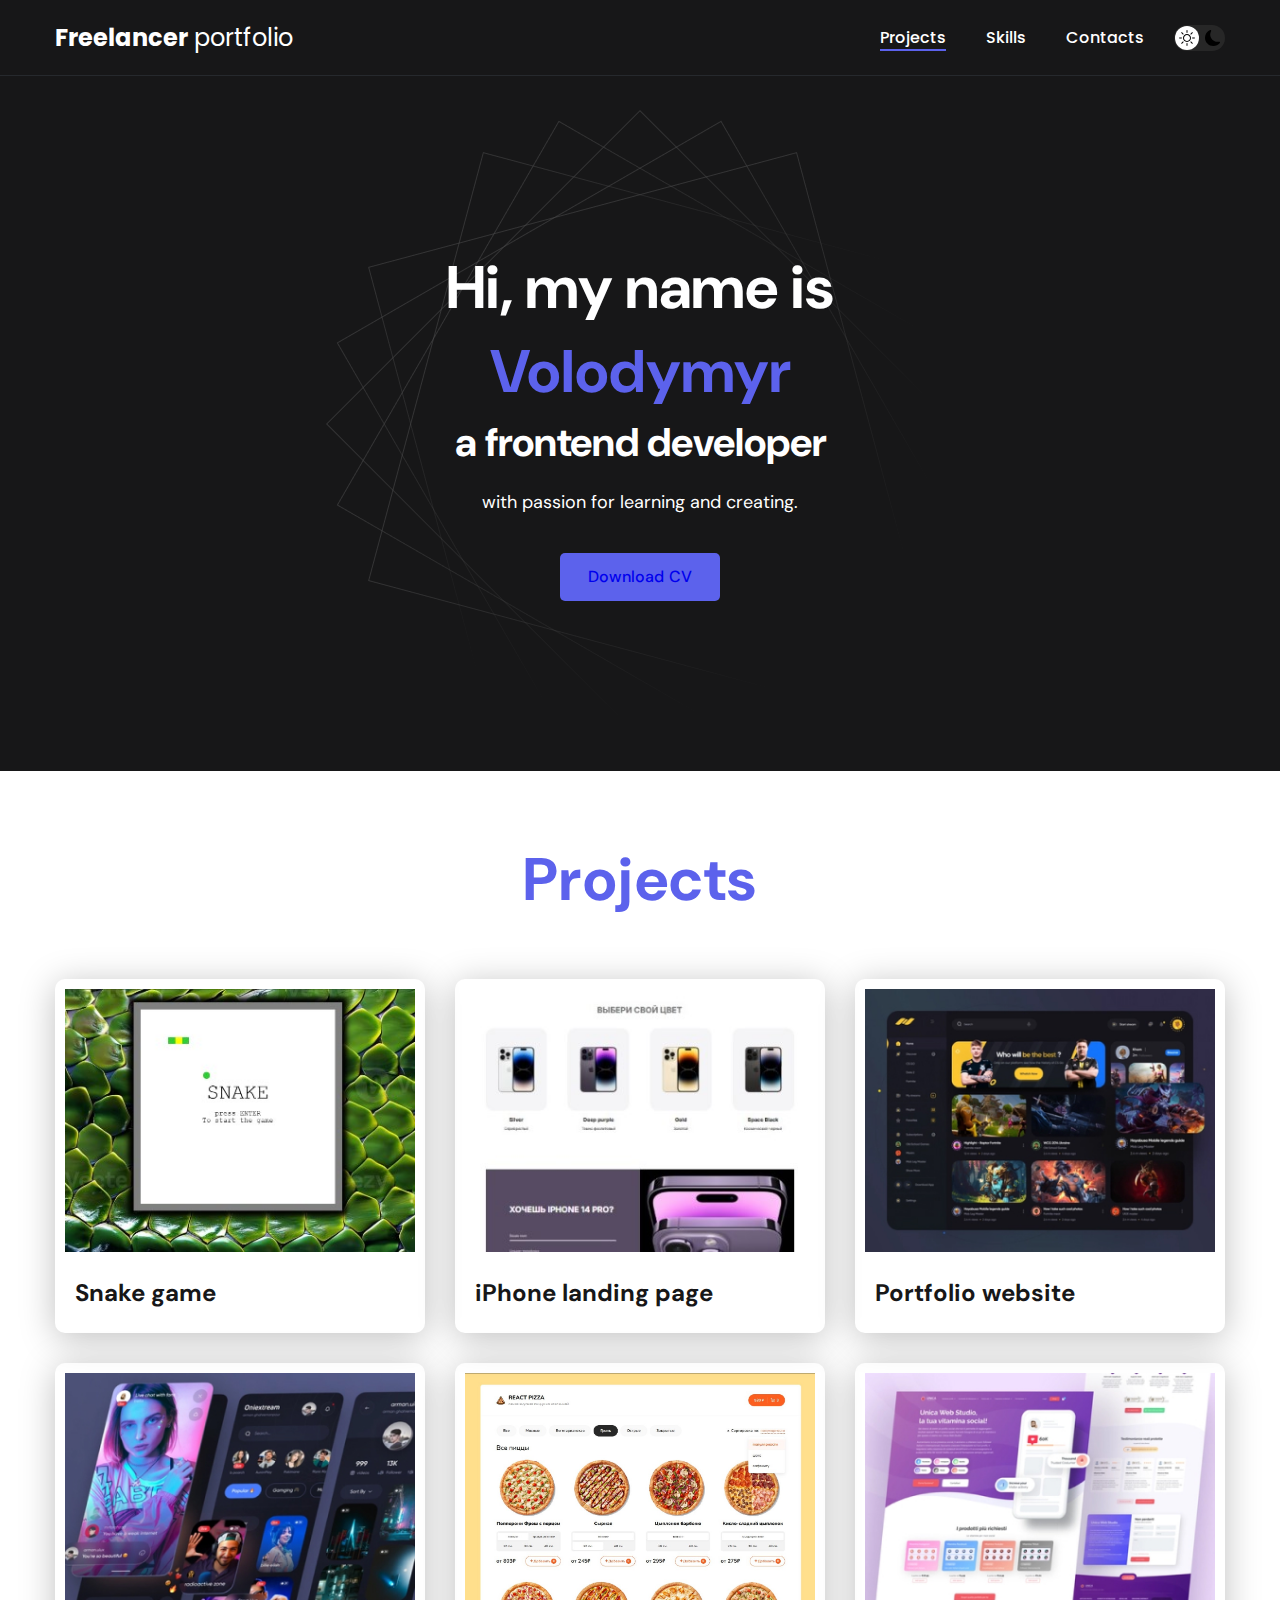
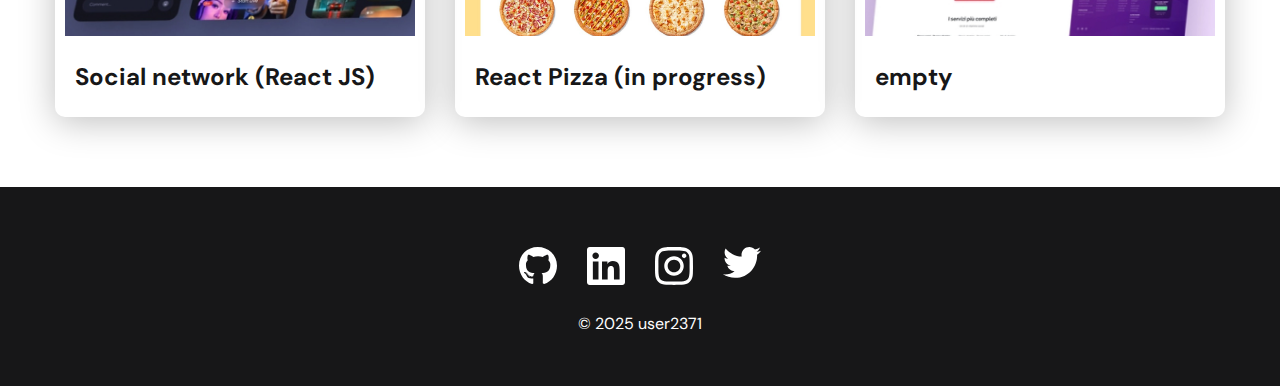
<file: index.html>
<!DOCTYPE html>
<html lang="en">

<head>
  <meta charset="UTF-8" />
  <meta name="viewport" content="width=device-width, initial-scale=1.0" />
  <title>Portfolio</title>
  <link rel="stylesheet" href="./css/main.css" />

</head>

<body>
  <nav class="nav">
    <div class="container">
      <div class="nav-row">
        <a class="logo" href="./index.html"><strong>Freelancer</strong> portfolio</a>
        <button class="darkModeButton">
          <img class="darkModeIcon" src="./img/icons/lightThemeIcon.svg" alt="light mode">
          <img class="darkModeIcon" src="./img/icons/nightThemeDarkIcon.svg" alt="dark mode">
        </button>
        <ul class="nav-list">
          <li class="nav-list__item">
            <a class="nav-list__link nav-list__link--active" href="#projects">Projects</a>
          </li>
          <li class="nav-list__item">
            <a class="nav-list__link" href="skills.html">Skills</a>
          </li>
          <li class="nav-list__item">
            <a class="nav-list__link" href="contacts.html">Contacts</a>
          </li>
        </ul>
      </div>
    </div>
  </nav>
  <header class="header">
    <div class="header__wrapper">
      <h1 class="header__title">
        <strong>Hi, my name is <em>Volodymyr</em></strong><br />
        a frontend developer
      </h1>
      <div class="header__text">
        <p>with passion for learning and creating.</p>
      </div>
      <a href="./cv/CV Resume.pdf" class="btn">Download CV</a>
    </div>
  </header>
  <main class="mainSection">
    <div class="container">
      <h2 class="mainSection__title" id="projects">Projects</h2>
      <ul class="projects" id="projects">
        <li class="project"><a href="snakeGame-page.html">
            <img src="./img/projects/snakeGame.jpg" alt="project image">
            <h3 class="project__title">Snake game</h3>
          </a>
        </li>
        <li class="project"><a href="iphoneWebsite-page.html">
            <img src="./img/projects/iphone.jpg" alt="project image">
            <h3 class="project__title">iPhone landing page</h3>
          </a>
        </li>
        <li class="project"><a href="portfolioWebsite.html">
            <img src="./img/projects/01.jpg" alt="project image">
            <h3 class="project__title">Portfolio website</h3>
          </a>
        </li>
        <li class="project"><a href="social-network-page.html">
            <img src="./img/projects/04.jpg" alt="project image">
            <h3 class="project__title">Social network (React JS)</h3>
          </a>
        </li>
        <li class="project"><a href="reactPizza.html">
            <img src="./img/projects/reactPizza.jpg" alt="project image">
            <h3 class="project__title">React Pizza (in progress)</h3>
          </a>
        </li>
        <li class="project"><a href="#!">
            <img src="./img/projects/05.jpg" alt="project image">
            <h3 class="project__title">empty</h3>
          </a>
        </li>
      </ul>
    </div>

  </main>
  <footer class="footer">
    <div class="container">
      <div class="footer__wrapper">
        <ul class="social">
          <li class="social__item"><a href="https://github.com/user2371"><img src="./img/icons/github.svg"
                alt="github icon"></a></li>
          <li class="social__item"><a href="https://www.linkedin.com/in/volodymyr-zakorchemnyi-702434383/"><img
                src="./img/icons/LinkedIn.svg" alt="linkedIn icon"></a></li>
          <li class="social__item"><a href="#!"><img src="./img/icons/instagram.svg" alt="instagram icon"></a></li>
          <li class="social__item"><a href="#!"><img src="./img/icons/twitter.svg" alt="twitter icon"></a></li>
        </ul>
        <p class="footer__copyright">
          © 2025 user2371
        </p>
      </div>
    </div>
  </footer>
  <script defer src="./js/main.js"></script>
</body>

</html>
</file>
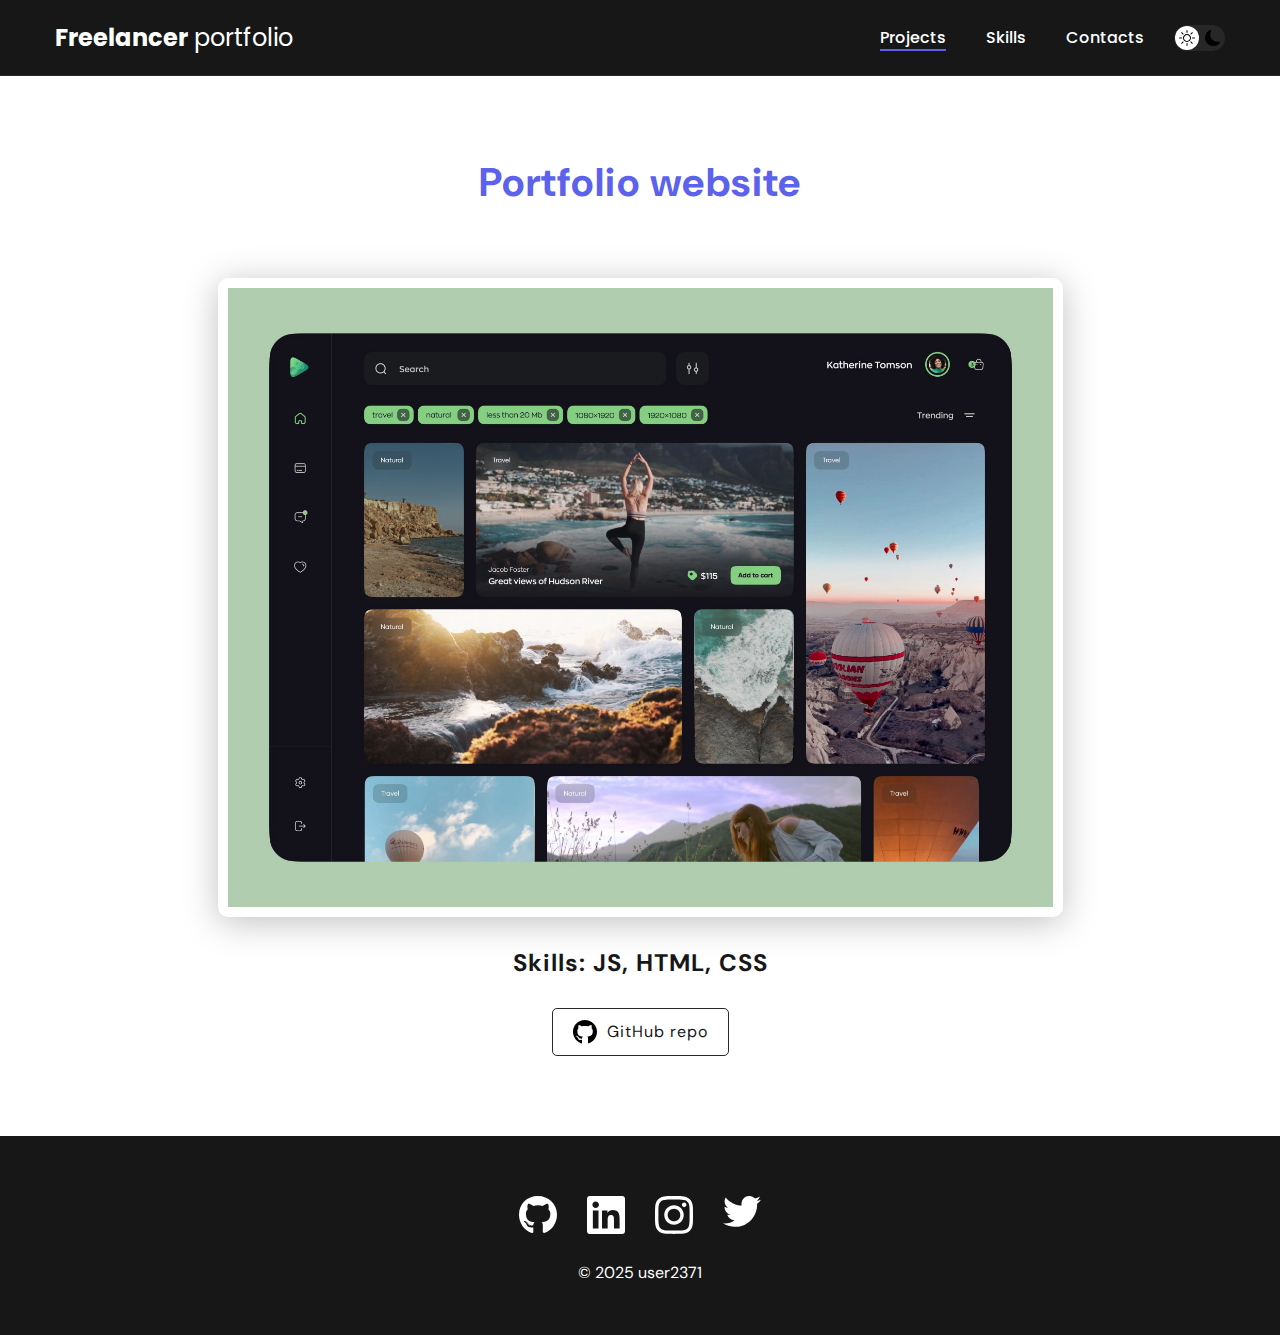
<file: portfolioWebsite.html>
<!DOCTYPE html>
<html lang="en">

<head>
  <meta charset="UTF-8" />
  <meta name="viewport" content="width=device-width, initial-scale=1.0" />
  <title>Freelance portfolio</title>
  <link rel="stylesheet" href="./css/main.css" />
</head>

<body>
  <nav class="nav">
    <div class="container">
      <div class="nav-row">
        <a class="logo" href="./index.html"><strong>Freelancer</strong> portfolio</a>
        <button class="darkModeButton">
          <img class="darkModeIcon" src="./img/icons/lightThemeIcon.svg" alt="light mode">
          <img class="darkModeIcon" src="./img/icons/nightThemeDarkIcon.svg" alt="dark mode">
        </button>
        <ul class="nav-list">
          <li class="nav-list__item">
            <a class="nav-list__link nav-list__link--active" href="index.html#projects">Projects</a>
          </li>
          <li class="nav-list__item">
            <a class="nav-list__link" href="skills.html">Skills</a>
          </li>
          <li class="nav-list__item">
            <a class="nav-list__link" href="contacts.html">Contacts</a>
          </li>
        </ul>
      </div>
    </div>
  </nav>

  <main class="mainSection">
    <div class="project__details">
      <h1 class="title-2">Portfolio website</h1>
      <a href="#"><img class="project__details_img"
          src="./img/projects/fullsizeProjectsPhoto/03-big.jpg" alt="project image"></a>
      <p class="project__details_text">Skills: JS, HTML, CSS</p>
      <a class="btn__outline" href="https://github.com/user2371/Portfolio"><img
          src="./img/icons/githubBlack.svg" alt="gitHub icon image">GitHub
        repo</a>
    </div>

  </main>
  <footer class="footer">
    <div class="container">
      <div class="footer__wrapper">
        <ul class="social">
          <li class="social__item"><a href="https://github.com/user2371"><img src="./img/icons/github.svg"
                alt="github icon"></a></li>
          <li class="social__item"><a href="https://www.linkedin.com/in/volodymyr-zakorchemnyi-702434383/"><img
                src="./img/icons/LinkedIn.svg" alt="linkedIn icon"></a></li>
          <li class="social__item"><a href="#!"><img src="./img/icons/instagram.svg" alt="instagram icon"></a></li>
          <li class="social__item"><a href="#!"><img src="./img/icons/twitter.svg" alt="twitter icon"></a></li>
        </ul>
        <p class="footer__copyright">
          © 2025 user2371
        </p>
      </div>
    </div>
  </footer>
  <script defer src="./js/main.js"></script>
</body>

</html>
</file>
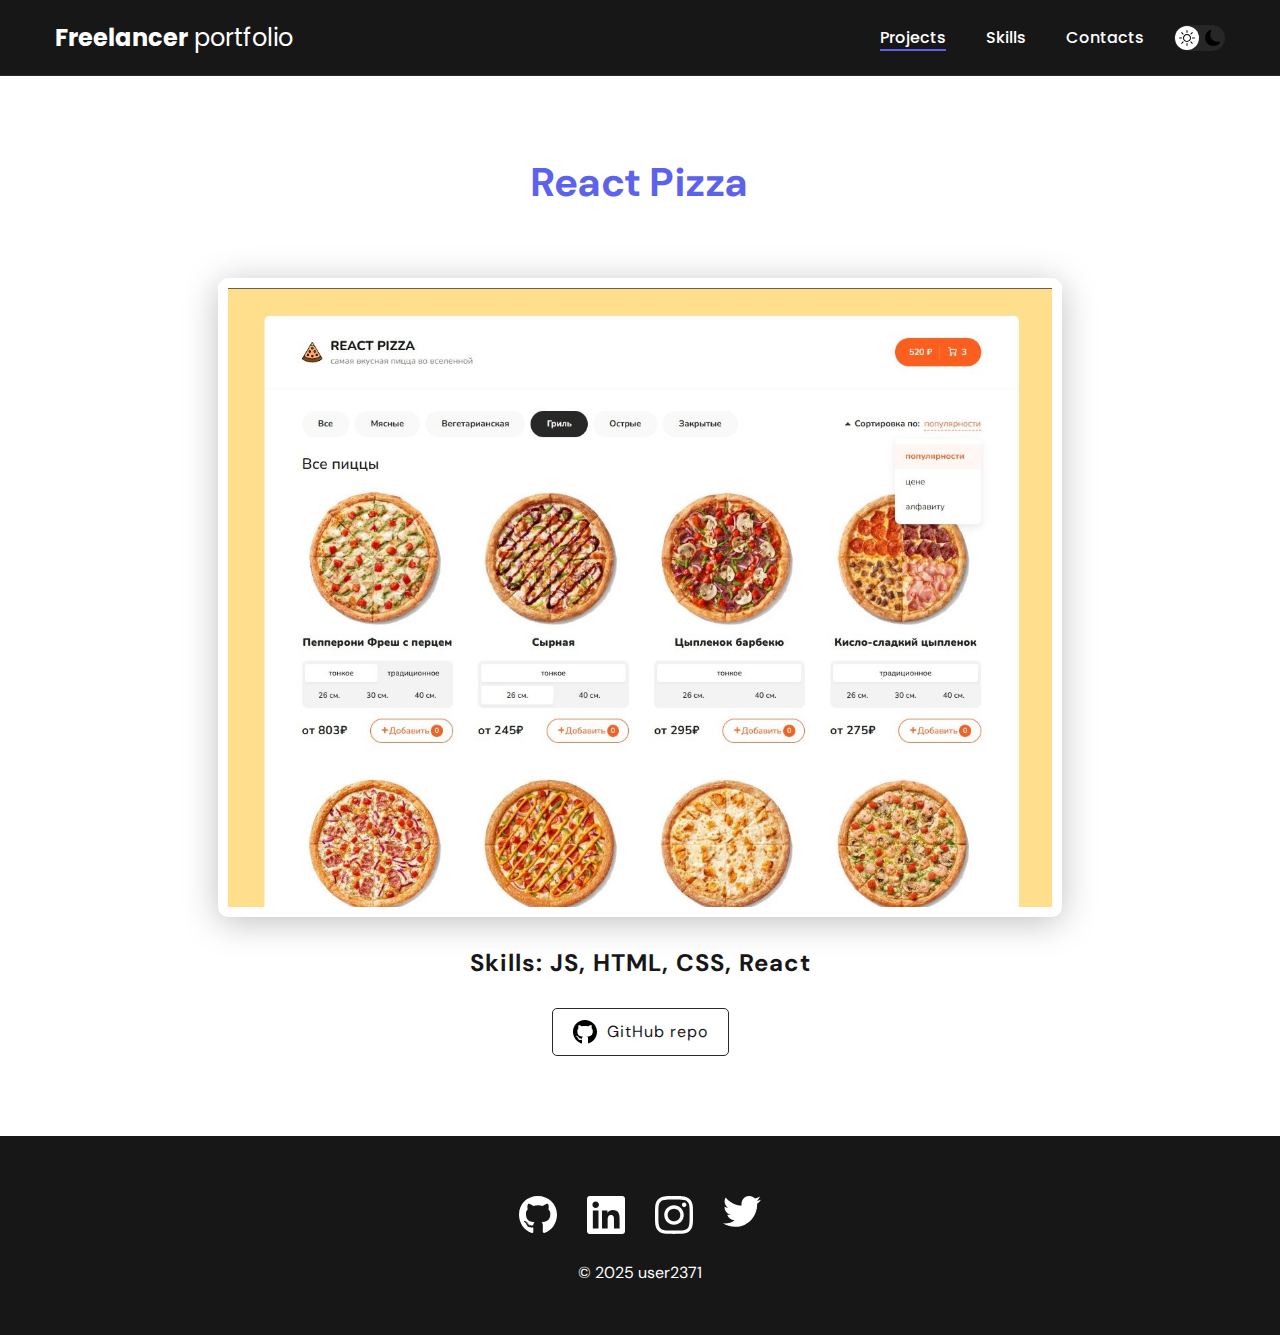
<file: reactPizza.html>
<!DOCTYPE html>
<html lang="en">

<head>
  <meta charset="UTF-8" />
  <meta name="viewport" content="width=device-width, initial-scale=1.0" />
  <title>Freelance portfolio</title>
  <link rel="stylesheet" href="./css/main.css" />
</head>

<body>
  <nav class="nav">
    <div class="container">
      <div class="nav-row">
        <a class="logo" href="./index.html"><strong>Freelancer</strong> portfolio</a>
        <button class="darkModeButton">
          <img class="darkModeIcon" src="./img/icons/lightThemeIcon.svg" alt="light mode">
          <img class="darkModeIcon" src="./img/icons/nightThemeDarkIcon.svg" alt="dark mode">
        </button>
        <ul class="nav-list">
          <li class="nav-list__item">
            <a class="nav-list__link nav-list__link--active" href="index.html#projects">Projects</a>
          </li>
          <li class="nav-list__item">
            <a class="nav-list__link" href="skills.html">Skills</a>
          </li>
          <li class="nav-list__item">
            <a class="nav-list__link" href="contacts.html">Contacts</a>
          </li>
        </ul>
      </div>
    </div>
  </nav>

  <main class="mainSection">
    <div class="project__details">
      <h1 class="title-2">React Pizza</h1>
      <a href="https://user2371.github.io/reactPizza"><img class="project__details_img"
          src="./img/projects/reactPizza.jpg" alt="project image"></a>
      <p class="project__details_text">Skills: JS, HTML, CSS, React</p>
      <a class="btn__outline" href="https://github.com/user2371/reactPizza"><img src="./img/icons/githubBlack.svg"
          alt="gitHub icon image">GitHub
        repo</a>
    </div>

  </main>
  <footer class="footer">
    <div class="container">
      <div class="footer__wrapper">
        <ul class="social">
          <li class="social__item"><a href="https://github.com/user2371"><img src="./img/icons/github.svg"
                alt="github icon"></a></li>
          <li class="social__item"><a href="https://www.linkedin.com/in/volodymyr-zakorchemnyi-702434383/"><img
                src="./img/icons/LinkedIn.svg" alt="linkedIn icon"></a></li>
          <li class="social__item"><a href="#!"><img src="./img/icons/instagram.svg" alt="instagram icon"></a></li>
          <li class="social__item"><a href="#!"><img src="./img/icons/twitter.svg" alt="twitter icon"></a></li>
        </ul>
        <p class="footer__copyright">
          © 2025 user2371
        </p>
      </div>
    </div>
  </footer>
  <script defer src="./js/main.js"></script>
</body>

</html>
</file>
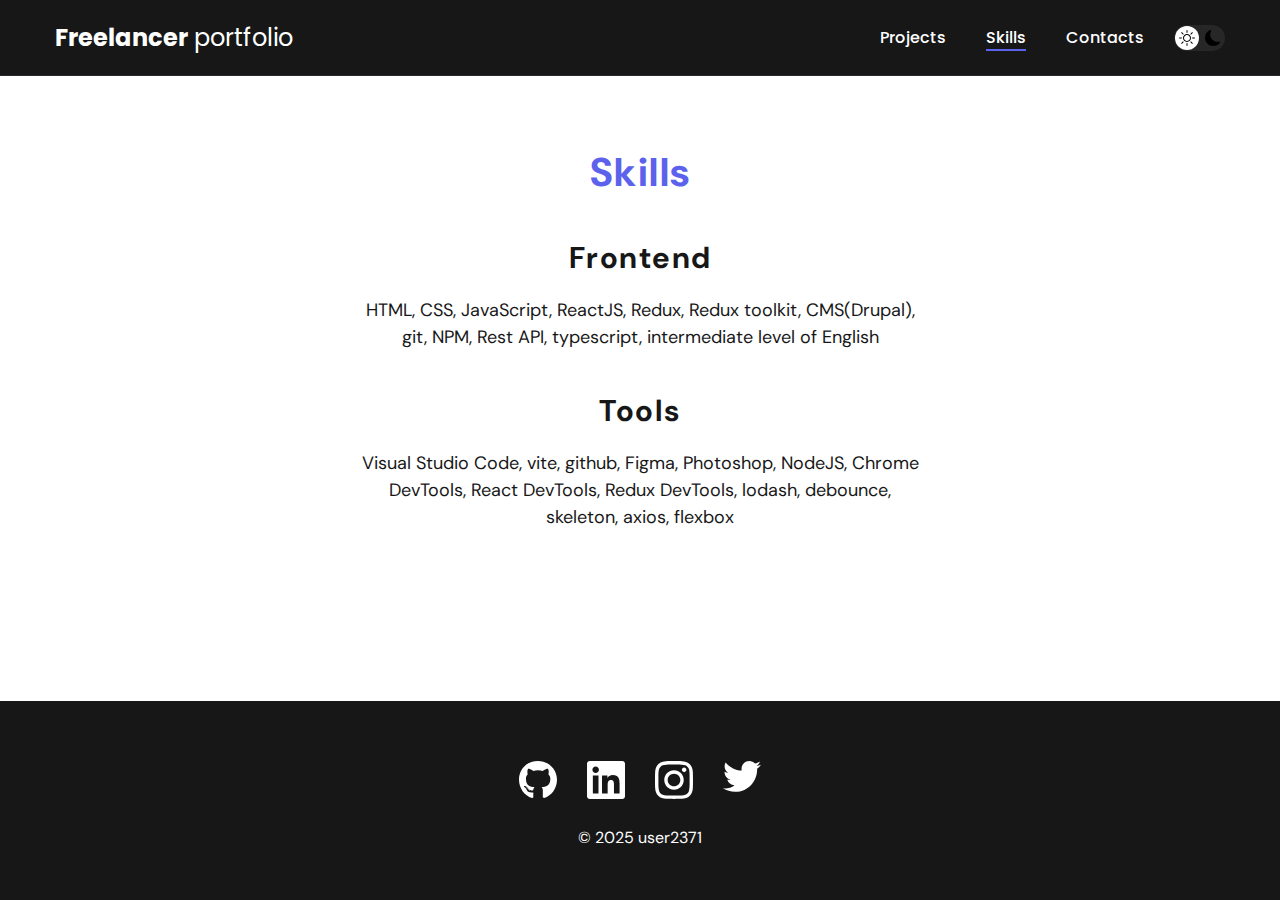
<file: skills.html>
<!DOCTYPE html>
<html lang="en">

<head>
  <meta charset="UTF-8" />
  <meta name="viewport" content="width=device-width, initial-scale=1.0" />
  <title>Freelance portfolio</title>
  <link rel="stylesheet" href="./css/main.css" />
</head>

<body>
  <nav class="nav">
    <div class="container">
      <div class="nav-row">
        <a class="logo" href="./index.html"><strong>Freelancer</strong> portfolio</a>
        <button class="darkModeButton">
          <img class="darkModeIcon" src="./img/icons/lightThemeIcon.svg" alt="light mode">
          <img class="darkModeIcon" src="./img/icons/nightThemeDarkIcon.svg" alt="dark mode">
        </button>
        <ul class="nav-list">
          <li class="nav-list__item">
            <a class="nav-list__link " href="index.html#projects">Projects</a>
          </li>
          <li class="nav-list__item">
            <a class="nav-list__link nav-list__link--active" href="#">Skills</a>
          </li>
          <li class="nav-list__item">
            <a class="nav-list__link" href="contacts.html">Contacts</a>
          </li>
        </ul>
      </div>
    </div>
  </nav>

  <main class="mainSection">
    <div class="container">
      <div class="skills">
        <h1 class="title-2">Skills</h1>
        <ul class="skills__list">
          <li class="skills__list_item">
            <div class="frontend-skills">
              <h3 class="title-3">Frontend</h3>
              <p>HTML, CSS, JavaScript, ReactJS, Redux, Redux toolkit, CMS(Drupal), git, NPM, Rest API, typescript,  intermediate level of English
              </p>

            </div>
          </li>
          <li class="skills__list_item">
            <div class="backend-skills">
              <h3 class="title-3">Tools</h3>
              <p>Visual Studio Code, vite, github, Figma, Photoshop, NodeJS, Chrome DevTools, React DevTools,
                 Redux DevTools, lodash, debounce, skeleton, axios, flexbox </p>
            </div>
          </li>

        </ul>
      </div>
    </div>

  </main>
  <footer class="footer">
    <div class="container">
      <div class="footer__wrapper">
        <ul class="social">
          <li class="social__item"><a href="https://github.com/user2371"><img src="./img/icons/github.svg"
                alt="github icon"></a></li>
          <li class="social__item"><a href="https://www.linkedin.com/in/volodymyr-zakorchemnyi-702434383/"><img
                src="./img/icons/LinkedIn.svg" alt="linkedIn icon"></a></li>
          <li class="social__item"><a href="#!"><img src="./img/icons/instagram.svg" alt="instagram icon"></a></li>
          <li class="social__item"><a href="#!"><img src="./img/icons/twitter.svg" alt="twitter icon"></a></li>
        </ul>
        <p class="footer__copyright">
          © 2025 user2371
        </p>
      </div>
    </div>
  </footer>
  <script defer src="./js/main.js"></script>
</body>

</html>
</file>
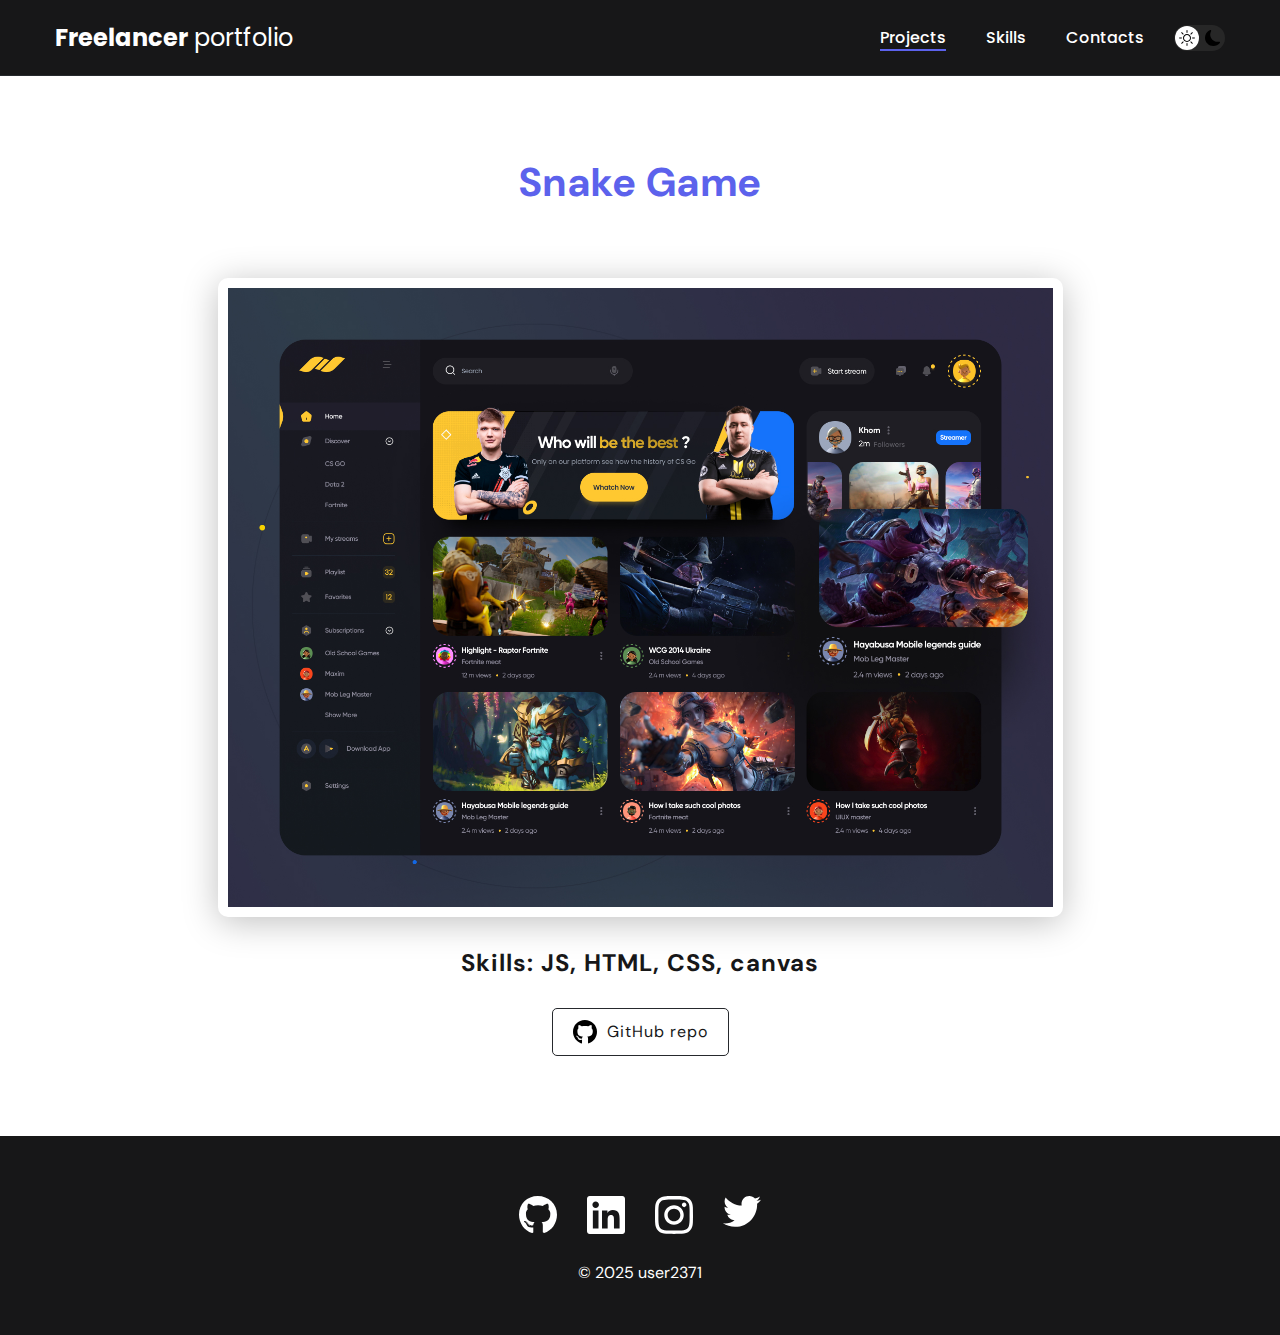
<file: snakeGame-page.html>
<!DOCTYPE html>
<html lang="en">

<head>
  <meta charset="UTF-8" />
  <meta name="viewport" content="width=device-width, initial-scale=1.0" />
  <title>Freelance portfolio</title>
  <link rel="stylesheet" href="./css/main.css" />
</head>

<body>
  <nav class="nav">
    <div class="container">
      <div class="nav-row">
        <a class="logo" href="./index.html"><strong>Freelancer</strong> portfolio</a>
        <button class="darkModeButton">
          <img class="darkModeIcon" src="./img/icons/lightThemeIcon.svg" alt="light mode">
          <img class="darkModeIcon" src="./img/icons/nightThemeDarkIcon.svg" alt="dark mode">
        </button>
        <ul class="nav-list">
          <li class="nav-list__item">
            <a class="nav-list__link nav-list__link--active" href="index.html#projects">Projects</a>
          </li>
          <li class="nav-list__item">
            <a class="nav-list__link" href="skills.html">Skills</a>
          </li>
          <li class="nav-list__item">
            <a class="nav-list__link" href="contacts.html">Contacts</a>
          </li>
        </ul>
      </div>
    </div>
  </nav>

  <main class="mainSection">
    <div class="project__details">
      <h1 class="title-2">Snake Game</h1>
      <a href="https://user2371.github.io/SnakeGame/"><img class="project__details_img"
          src="./img/projects/fullsizeProjectsPhoto/01-big.jpg" alt="project image"></a>
      <p class="project__details_text">Skills: JS, HTML, CSS, canvas</p>
      <a class="btn__outline" href="https://github.com/user2371/SnakeGame"><img src="./img/icons/githubBlack.svg"
          alt="gitHub icon image">GitHub
        repo</a>
    </div>

  </main>
  <footer class="footer">
    <div class="container">
      <div class="footer__wrapper">
        <ul class="social">
          <li class="social__item"><a href="https://github.com/user2371"><img src="./img/icons/github.svg"
                alt="github icon"></a></li>
          <li class="social__item"><a href="https://www.linkedin.com/in/volodymyr-zakorchemnyi-702434383/"><img
                src="./img/icons/LinkedIn.svg" alt="linkedIn icon"></a></li>
          <li class="social__item"><a href="#!"><img src="./img/icons/instagram.svg" alt="instagram icon"></a></li>
          <li class="social__item"><a href="#!"><img src="./img/icons/twitter.svg" alt="twitter icon"></a></li>
        </ul>
        <p class="footer__copyright">
          © 2025 user2371
        </p>
      </div>
    </div>
  </footer>
  <script defer src="./js/main.js"></script>
</body>

</html>
</file>
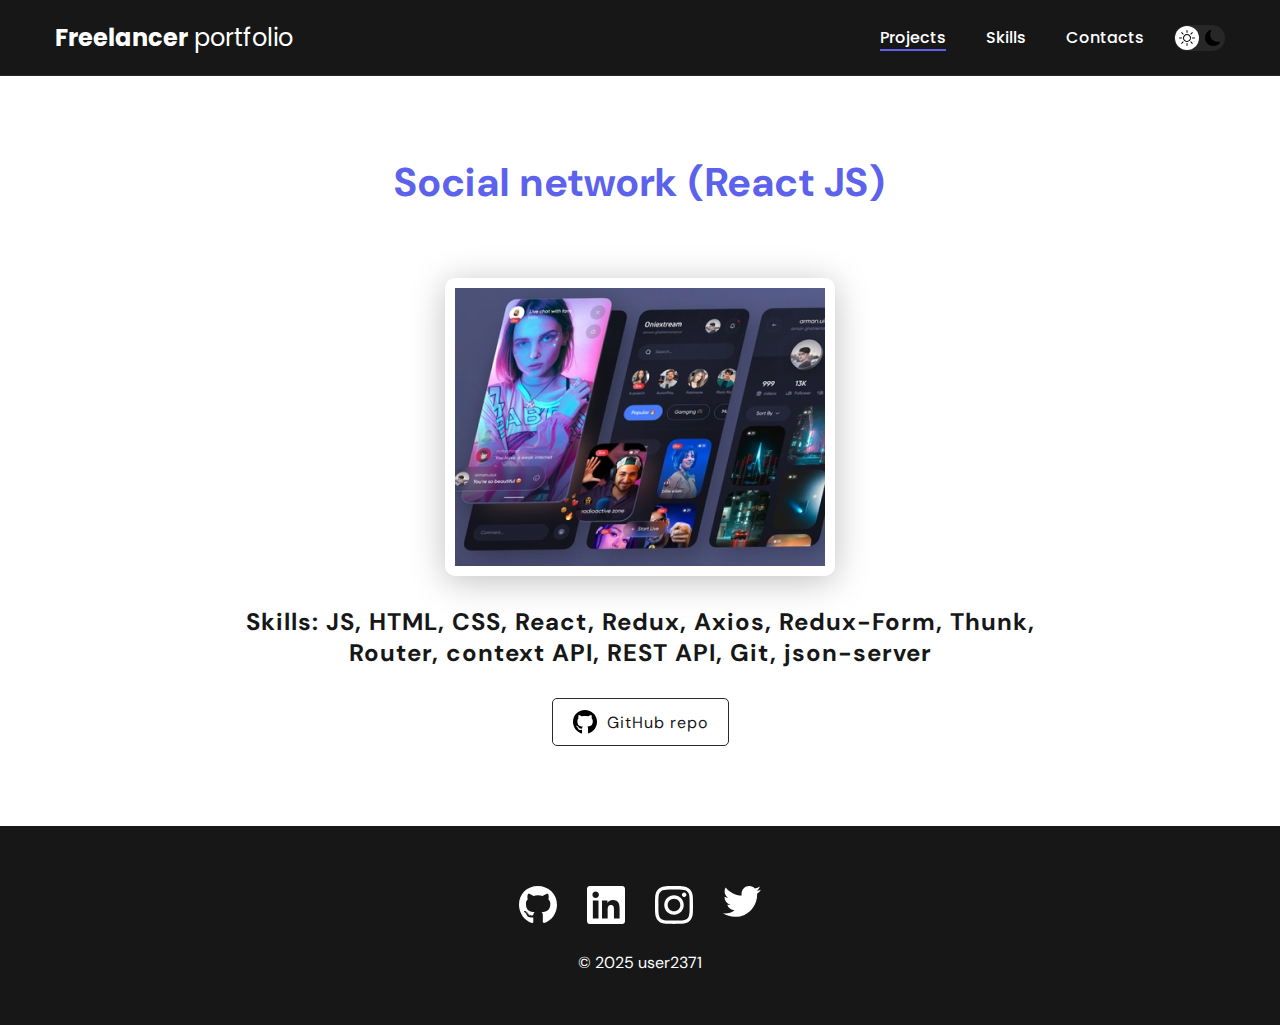
<file: social-network-page.html>
<!DOCTYPE html>
<html lang="en">

<head>
  <meta charset="UTF-8" />
  <meta name="viewport" content="width=device-width, initial-scale=1.0" />
  <title>Freelance portfolio</title>
  <link rel="stylesheet" href="./css/main.css" />
</head>

<body>
  <nav class="nav">
    <div class="container">
      <div class="nav-row">
        <a class="logo" href="./index.html"><strong>Freelancer</strong> portfolio</a>
        <button class="darkModeButton">
          <img class="darkModeIcon" src="./img/icons/lightThemeIcon.svg" alt="light mode">
          <img class="darkModeIcon" src="./img/icons/nightThemeDarkIcon.svg" alt="dark mode">
        </button>
        <ul class="nav-list">
          <li class="nav-list__item">
            <a class="nav-list__link nav-list__link--active" href="index.html#projects">Projects</a>
          </li>
          <li class="nav-list__item">
            <a class="nav-list__link" href="skills.html">Skills</a>
          </li>
          <li class="nav-list__item">
            <a class="nav-list__link" href="contacts.html">Contacts</a>
          </li>
        </ul>
      </div>
    </div>
  </nav>

  <main class="mainSection">
    <div class="project__details">
      <h1 class="title-2">Social network (React JS)</h1>
      <a href="https://user2371.github.io/Social-Network-petProject/"><img class="project__details_img"
          src="./img/projects/04.jpg" alt="project image"></a>
      <p class="project__details_text">Skills: JS, HTML, CSS, React, Redux, Axios,
        Redux-Form, Thunk, Router, context API, REST API, Git, json-server
      </p>
      <a class="btn__outline" href="https://user2371.github.io/Social-Network-petProject/"><img
          src="./img/icons/githubBlack.svg" alt="gitHub icon image">GitHub
        repo</a>
    </div>

  </main>
  <footer class="footer">
    <div class="container">
      <div class="footer__wrapper">
        <ul class="social">
          <li class="social__item"><a href="https://github.com/user2371"><img src="./img/icons/github.svg"
                alt="github icon"></a></li>
          <li class="social__item"><a href="https://www.linkedin.com/in/volodymyr-zakorchemnyi-702434383/"><img
                src="./img/icons/LinkedIn.svg" alt="linkedIn icon"></a></li>
          <li class="social__item"><a href="#!"><img src="./img/icons/instagram.svg" alt="instagram icon"></a></li>
          <li class="social__item"><a href="#!"><img src="./img/icons/twitter.svg" alt="twitter icon"></a></li>
        </ul>
        <p class="footer__copyright">
          © 2025 user2371
        </p>
      </div>
    </div>
  </footer>
  <script defer src="./js/main.js"></script>
</body>

</html>
</file>
<file: css/main.css>
@import "./reset.css";
@import url('https://fonts.googleapis.com/css2?family=DM+Sans:opsz@9..40&family=Poppins:wght@400;500;700&display=swap');
/* 
font-family: "DM Sans", sans-serif;
font-family: "Poppins", sans-serif; 
*/

/*outline helpers*/
/* * {
    border: 1px dashed rgb(71, 75, 138);
} */

:root {
    --black: #171718;
    --black-border: #26292D;
    --purple: #5C62EC;
    --white: #fff;


    --dark-bg: var(--black);
    --dark-border: var(--black-border);
    --header-text: var(--white);
    --accent: var(--purple);
    --pageBg-color: var(--white);
    --text-color: var(--black);

    --btn-bg: var(--white);
    --btn-color: var(--black);

    --box-shadow: 0px 5px 35px 0px rgba(0, 0, 0, 0.25);
}

.dark {
    --pageBg-color: #252526;
    --text-color: var(--white);
    --btn-bg: var(--black);
    --btn-color: var(--white);
    --box-shadow: 0px 5px 35px 0px rgba(0, 0, 0, 0.8);
}


footer {
    margin-top: auto;
}

html,
body {
    display: flex;
    flex-direction: column;
    min-height: 100vh;
    font-family: "DM Sans", sans-serif;
    /* letter-spacing: -0.5px; */

    /* color mode*/
    background-color: var(--pageBg-color);
    color: var(--text-color);
}

.container {
    max-width: 1200px;
    margin: 0 auto;
    padding: 0 15px;
}


.title-2 {
    margin-bottom: 40px;
    font-size: 40px;
    line-height: 1.3;
    font-weight: 700;
    color: var(--accent);
    letter-spacing: 1.5px;
}


.title-3 {
    font-size: 30px;
    line-height: 1.3;
    letter-spacing: 1.5px;
    font-weight: 700;
    margin-bottom: 20px;
}

.btn {
    display: inline-block;
    height: 48px;
    padding: 12px 28px;
    font-size: 16px;
    letter-spacing: 0.15px;
    line-height: 1.5;
    font-weight: 500;
    background-color: var(--accent);
    border-radius: 5px;
}

a.btn__outline {
    height: 48px;
    display: flex;
    align-items: center;
    column-gap: 10px;
    border: 1px solid var(--dark-border);
    border-radius: 5px;
    padding: 12px 20px;
    color: var(--btn-color);
    background-color: var(--btn-bg);
}

.btn__outline:hover {
    box-shadow: 0 0 10px 7px rgba(92, 98, 236, 1);
}


.btn:hover {
    opacity: 0.8;
    cursor: pointer;
}

.btn:active,
.btn__outline:active {
    position: relative;
    top: 2px;
}

/* nav section */

.nav {
    letter-spacing: normal;
    background-color: var(--dark-bg);
    color: var(--header-text);
    padding: 20px 0;
    border-bottom: 1px solid var(--dark-border);
}

.nav-row {
    display: flex;
    justify-content: flex-end;
    align-items: center;
    flex-wrap: wrap;
    column-gap: 30px;
    row-gap: 20px;
}

.logo {
    color: var(--header-text);
    font-family: "Poppins", sans-serif;
    font-size: 24px;
    margin-right: auto;
}

.logo strong {
    font-weight: 700;
}

/* dark mode styles */
.darkModeButton {
    display: flex;
    position: relative;
    order: 1;
    justify-content: space-between;
    padding: 5px;
    width: 51px;
    height: 26px;
    background-color: #272727;
    border-radius: 50px;
    z-index: 1;
    ;
}

.darkModeButton::before {
    content: "";
    top: 1px;
    left: 1px;
    display: block;
    position: absolute;
    width: 24px;
    height: 24px;
    border-radius: 50%;
    background-color: #fff;
    z-index: -1;
    transition: all 0.3s ease-in-out;
}

.darkModeButton.darkMode::before {
    background-color: rgb(233, 140, 54);
    left: 26px;
}

/* dark mode styles end */

.nav-list {
    display: flex;
    align-items: center;
    column-gap: 40px;
    font-size: 16px;
    font-weight: 500;
    font-family: "Poppins", sans-serif;
}

.nav-list__link {
    color: var(--header-text);
    transition: opacity 0.2s ease-in;
}

.nav-list__link:hover {
    opacity: 0.8;
    border-bottom: 2px solid var(--accent);
}

.nav-list__link--active {
    position: relative;
}


.nav-list__link--active::before {
    content: "";
    display: block;
    position: absolute;
    left: 0;
    top: 100%;
    height: 2px;
    width: 100%;
    background-color: var(--accent);
}

/* header section */
.header {
    display: flex;
    justify-content: center;
    align-items: center;
    text-align: center;
    min-height: 695px;
    padding: 40px 0px;

    background-color: var(--dark-bg);
    background-image: url("../img/headerBg.png");
    background-repeat: no-repeat;
    background-position: center center;

    color: var(--header-text);
}

.header__wrapper {
    max-width: 680px;
    padding: 0 15px;
}

.header__title {
    margin-bottom: 20px;
    font-size: 40px;
    line-height: 1.4;
    font-weight: 700;
}

.header__title strong {
    font-size: 60px;
    font-weight: 700;
}

.header__title em {
    font-style: normal;
    color: var(--accent);
}

.header__text {
    font-size: 18px;
    line-height: 1.333;
    margin-bottom: 40px;
}

.header__text p+p {
    margin-top: 0.5em;
}



/* main section Projects */

.mainSection {
    padding: 70px 0;
}

.mainSection__title {
    font-family: "DM Sans", sans-serif;
    font-size: 60px;
    font-weight: 700;
    line-height: 1.3;
    letter-spacing: 1.5px;
    text-align: center;
    color: var(--accent);
    margin-bottom: 60px;
}

.projects {
    display: flex;
    flex-wrap: wrap;
    gap: 30px;
    justify-content: center;

}

.project {
    max-width: 370px;
    box-shadow: var(--box-shadow);
    border-radius: 10px;
}

.project img {
    border-top-left-radius: 10px;
    border-top-right-radius: 10px;
    padding: 10px;
}

.project__title {
    font-size: 24px;
    font-weight: 700;
    line-height: 1.3;
    padding: 15px 20px 25px 20px;
    color: var(--text-color);
}

/* end of main section Projects */

/* project-page.html start*/
.project__details {
    max-width: 865px;
    margin: 0 auto;
    display: flex;
    flex-direction: column;
    align-items: center;
    gap: 30px;
    padding: 10px;
    letter-spacing: 1px;
}

.project__details_img {
    box-shadow: var(--box-shadow);
    max-width: 100%;
    border-radius: 10px;
    padding: 10px;
}

.project__details_text {
    font-size: 24px;
    font-weight: 700;
    line-height: 1.3;
    text-align: center;
}



/* project-page.html end*/


/* skills page starts */

.skills,
.contacts {
    max-width: 570px;
    margin: 0 auto;
    text-align: center;
}

.skills__list,
.contacts__list {
    display: flex;
    flex-direction: column;
    row-gap: 40px;
}

.skills__list_item,
.contacts__list_item {
    font-size: 18px;
    line-height: 1.5;
    font-weight: 400;
}

.skills__list_item p+p,
.contacts__list_item p+p {
    margin-top: 30px;
}

.skills a,
.contacts a {
    color: var(--text-color);
    text-decoration: none;
}

/* skills page ends */

/*footer section start*/
.footer {
    background-color: var(--dark-bg);
    color: var(--white);
    padding-top: 60px;
    padding-bottom: 50px;
}

.footer__wrapper {
    display: flex;
    flex-direction: column;
    align-items: center;
}

.social {
    display: flex;
    justify-content: center;
    column-gap: 30px;
    margin-bottom: 27px;
}

.social__item {}

.footer__copyright {
    font-size: 16px;
    font-weight: 400;
    line-height: 1.5;
    /* letter-spacing: -0.5px; */
}

/*footer section end*/

/* mobile */

@media (max-width: 620px) {
    .title-2 {
        font-size: 30px;
        margin-bottom: 20px;
    }

    .title-3 {
        font-size: 20px;
        margin-bottom: 10px;
    }

    .mainSection p {
        font-size: 16px;
    }

    .nav-row {
        justify-content: space-between;
    }

    .darkModeButton {
        order: 0;
    }

    .header {
        min-height: unset;
    }

    .header__title {
        font-size: 30px;
    }

    .header__title strong {
        font-size: 40px;
    }

    .mainSection {
        padding-top: 35px;
    }

    .mainSection__title {
        font-size: 30px;
        margin-bottom: 20px;
    }

    .footer {
        padding-top: 25px;
        padding-bottom: 20px;
    }

    .social {
        column-gap: 20px;
    }

    .social__item {
        width: 28px
    }

    .contacts__list {
        row-gap: 20px;
    }

    .project__details {
        gap: 15px;
    }
}
</file>
